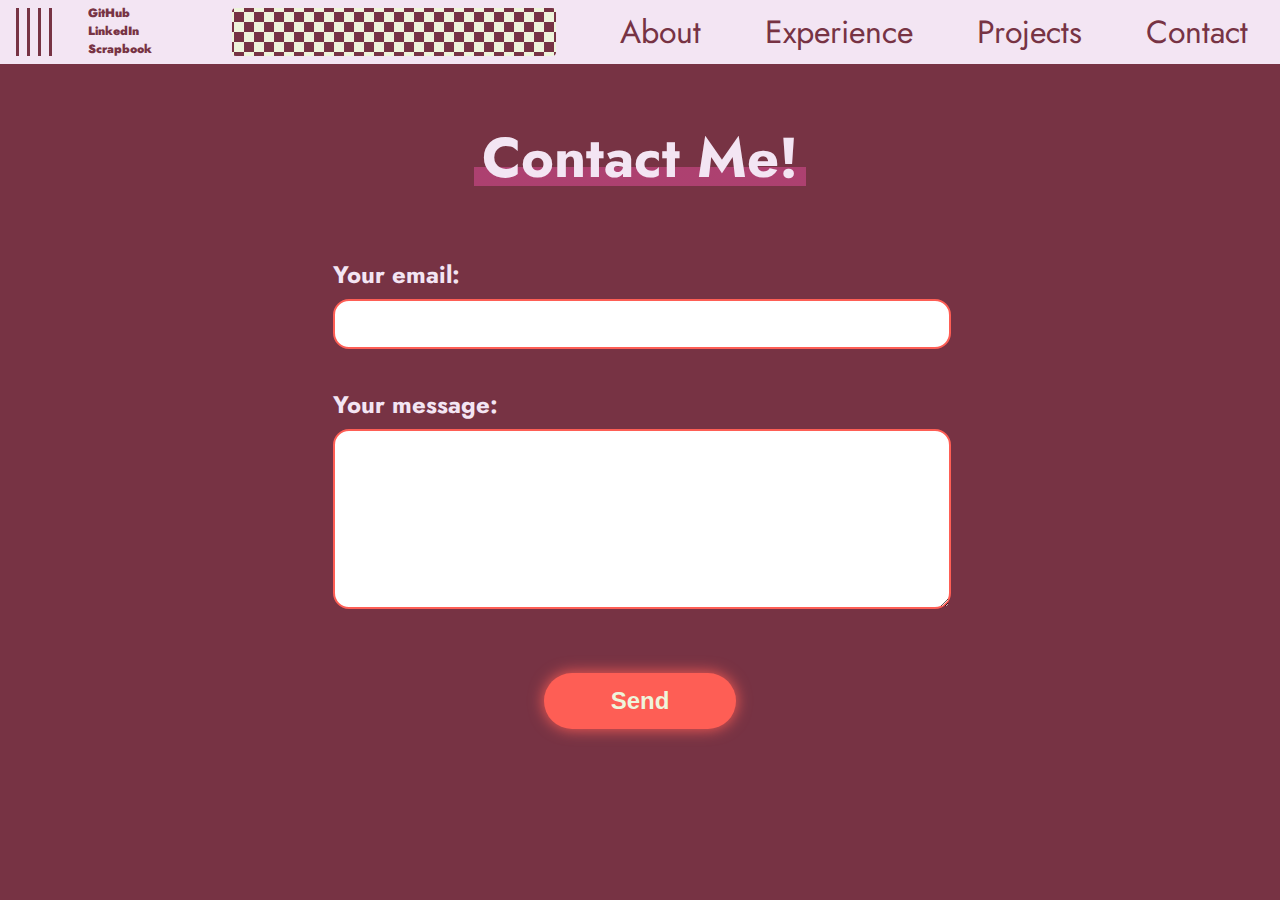
<file: contact.html>
<!DOCTYPE html>
<html lang="en">
<head>
    <meta charset="UTF-8">
    <meta name="viewport" content="width=device-width, initial-scale=1.0">
    <link href="css/global.css" rel="stylesheet" type="text/css" />
    <link href="css/nav.css" rel="stylesheet" type="text/css" />
    <link href="css/info.css" rel="stylesheet" type="text/css" />
    <link href="css/contact.css" rel="stylesheet" type="text/css" />
    <link rel="preconnect" href="https://fonts.googleapis.com">
    <link rel="preconnect" href="https://fonts.gstatic.com" crossorigin>
    <link href="https://fonts.googleapis.com/css2?family=Jost:ital,wght@0,100..900;1,100..900&display=swap" rel="stylesheet">
    <title>Contact</title>
</head>
<body>
    <nav class="navbar">
        <div class="left-content">
            <a class="lines" href="/">
                <div class="line"></div>
                <div class="line"></div>
                <div class="line"></div>
                <div class="line"></div>
                <img class="secondary-icon" src="/static/J.svg" />
            </a>
            <div class="extern-links">
                <a class="extern-link" href="https://github.com/commonkestrel/" target="_blank">GitHub</a>
                <a class="extern-link" href="https://www.linkedin.com/in/jett-bergthold-1570a42b3" target="_blank">LinkedIn</a>
                <a class="extern-link" href="https://scrapbook.hackclub.com/Kestrel" target="_blank">Scrapbook</a>
            </div>
        </div>
        <div class="checkerboard"></div>
        <div class="right-content">
            <a class="nav-link" href="/about.html">About</a>
            <a class="nav-link" href="/experience.html">Experience</a>
            <a class="nav-link" href="/projects.html">Projects</a>
            <a class="nav-link" href="/contact.html">Contact</a>
        </div>
    </nav>
    <main>
        <div class="content">
            <h1 class="highlight">Contact Me!</h1>
            <form
                action="https://formspree.io/f/xzzpzveq"
                method="POST"
            >
                <div class="input-pair">
                    <label for="email">Your email:</label>
                    <input class="small-input" type="email" name="email" id="email" autocomplete="email">
                </div>

                <div class="input-pair">
                    <label for="message">Your message:</label>
                    <textarea class="big-input" name="message" id="message"></textarea>
                </div>
                
                <button class="submit-button" type="submit">Send</button>
            </form>
        </div>
    </main>
</body>
</html>
</file>
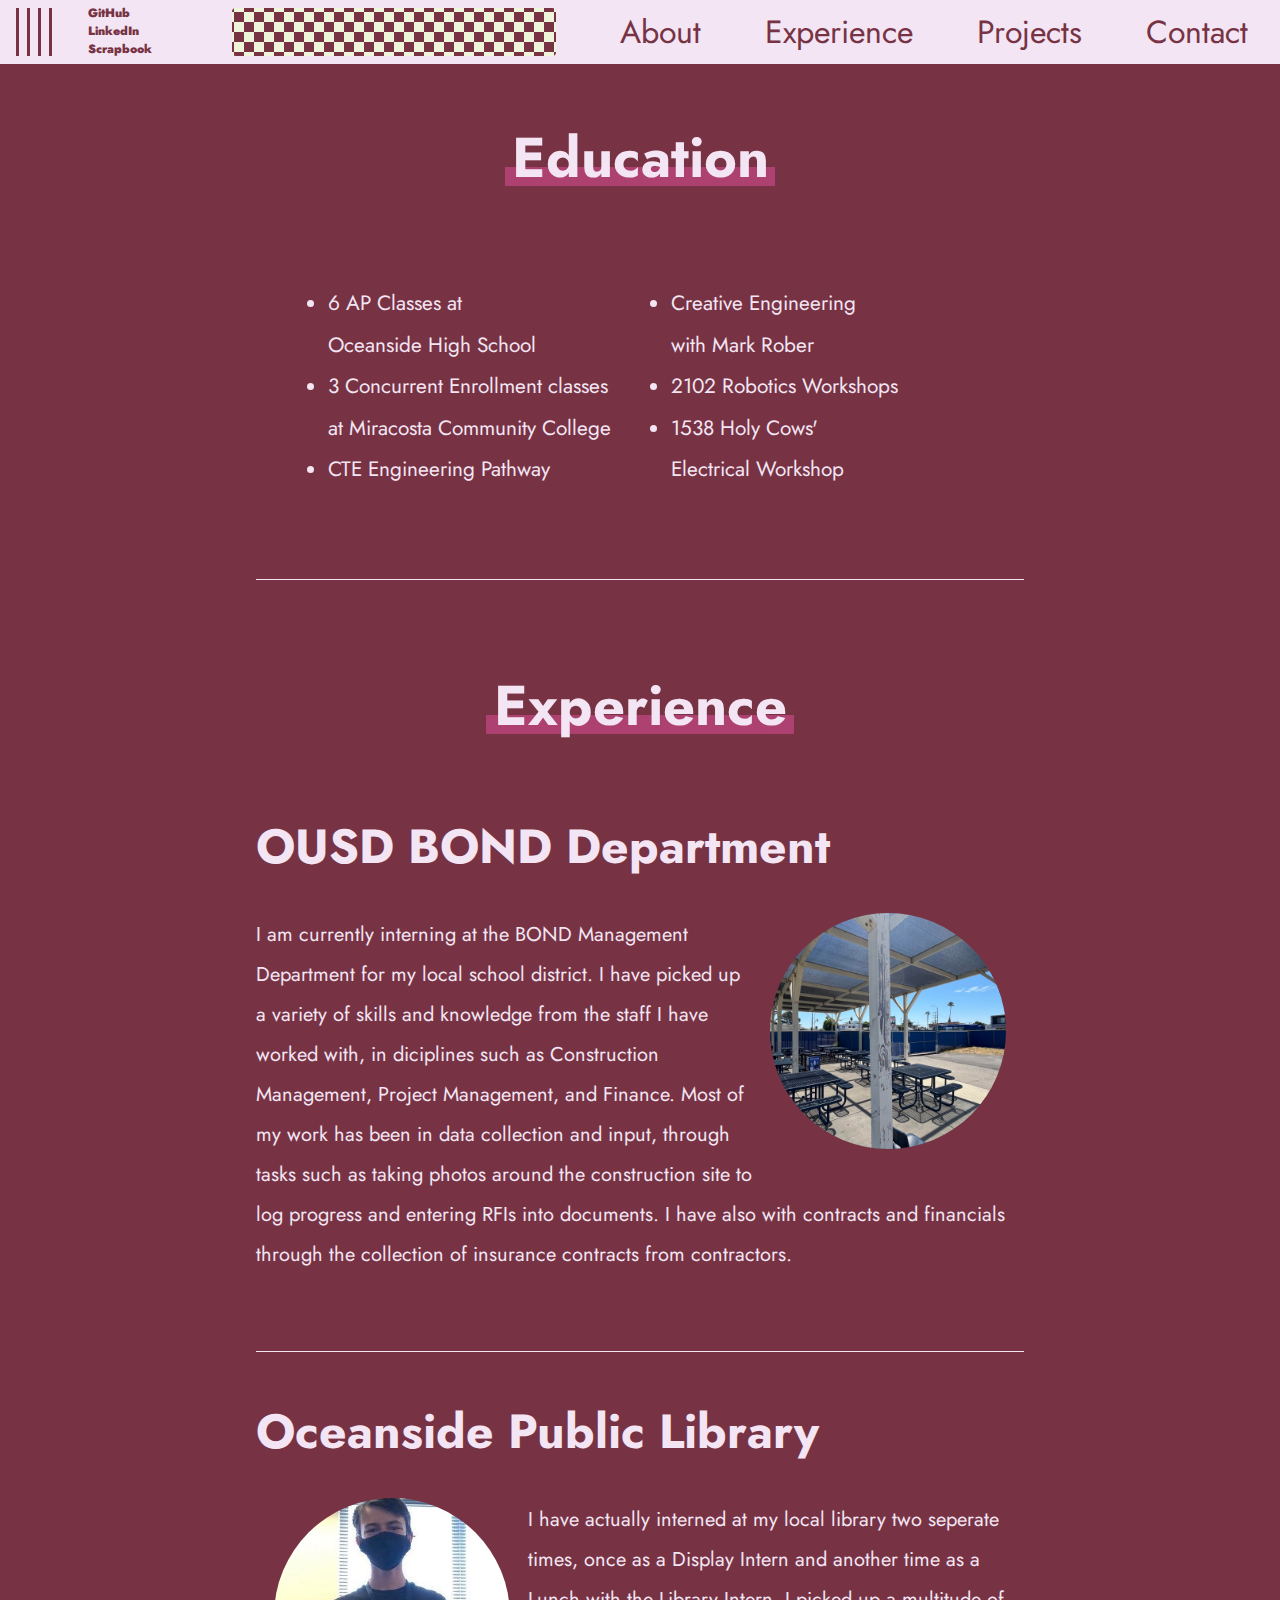
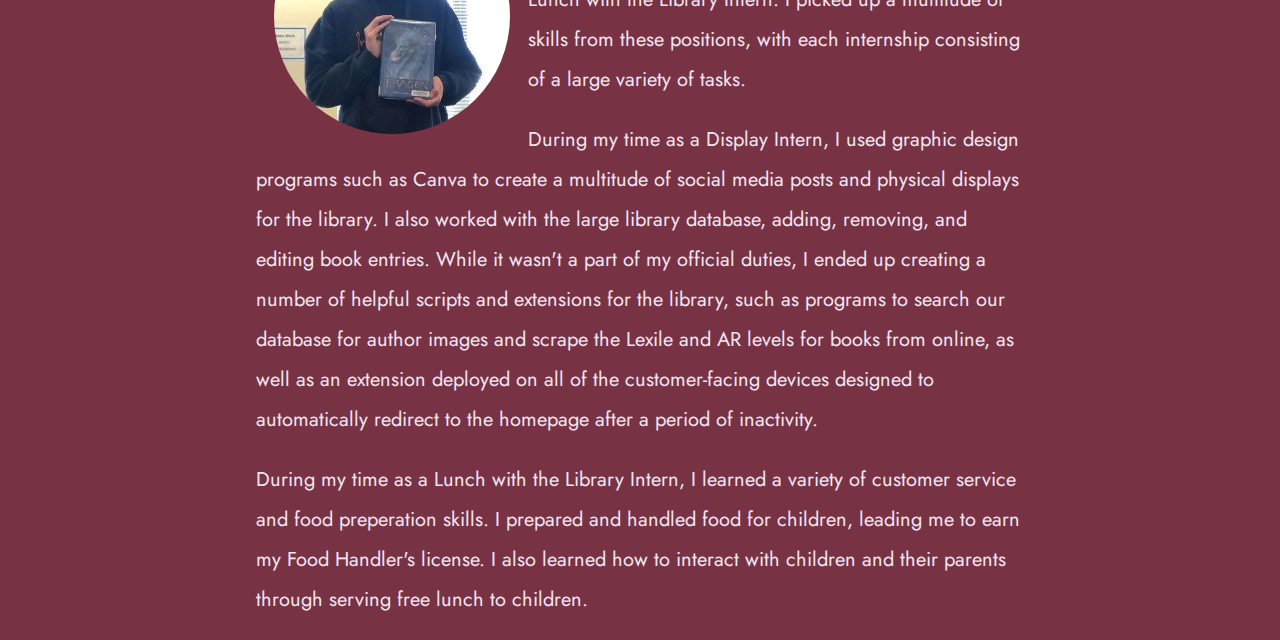
<file: experience.html>
<!DOCTYPE html>
<html lang="en">
<head>
    <meta charset="UTF-8">
    <meta name="viewport" content="width=device-width, initial-scale=1.0">
    <link href="css/global.css" rel="stylesheet" type="text/css" />
    <link href="css/nav.css" rel="stylesheet" type="text/css" />
    <link href="css/info.css" rel="stylesheet" type="text/css" />
    <link rel="preconnect" href="https://fonts.googleapis.com">
    <link rel="preconnect" href="https://fonts.gstatic.com" crossorigin>
    <link href="https://fonts.googleapis.com/css2?family=Jost:ital,wght@0,100..900;1,100..900&display=swap" rel="stylesheet">
    <title>Experience</title>
</head>
<body>
    <nav class="navbar">
        <div class="left-content">
            <a class="lines" href="/">
                <div class="line"></div>
                <div class="line"></div>
                <div class="line"></div>
                <div class="line"></div>
                <img class="secondary-icon" src="/static/J.svg" />
            </a>
            <div class="extern-links">
                <a class="extern-link" href="https://github.com/commonkestrel/" target="_blank">GitHub</a>
                <a class="extern-link" href="https://linkedin.com" target="_blank">LinkedIn</a>
                <a class="extern-link" href="https://scrapbook.hackclub.com/Kestrel" target="_blank">Scrapbook</a>
            </div>
        </div>
        <div class="checkerboard"></div>
        <div class="right-content">
            <a class="nav-link" href="/about.html">About</a>
            <a class="nav-link" href="/experience.html">Experience</a>
            <a class="nav-link" href="/projects.html">Projects</a>
            <a class="nav-link" href="/contact.html">Contact</a>
        </div>
    </nav>
    <main>
        <div class="content">
            <h1 class="highlight">Education</h1>
            <div>
                <ul>
                    <li>6 AP Classes at Oceanside High School</li>
                    <li>3 Concurrent Enrollment classes at Miracosta Community College</li>
                    <li>CTE Engineering Pathway</li>
                    <li>Creative Engineering with Mark Rober</li>
                    <li>2102 Robotics Workshops</li>
                    <li>1538 Holy Cows' Electrical Workshop</li>
                </ul>
            </div>
            <span class="divider"></span>
            <h1 class="highlight">Experience</h1>
            <div>
                <h2>OUSD BOND Department</h2>
                <img class="portrait" src="/static/bond.jpg" />
                <p>
                    I am currently interning at the BOND Management Department for my local school district.
                    I have picked up a variety of skills and knowledge from the staff I have worked with, 
                    in diciplines such as Construction Management, Project Management, and Finance.
                    Most of my work has been in data collection and input, through tasks such as taking
                    photos around the construction site to log progress and entering RFIs into documents.
                    I have also with contracts and financials through the collection of insurance contracts from contractors.
                </p>
            </div>
            <span class="divider"></span>
            <div>
                <h2>Oceanside Public Library</h2>
                <img class="portrait" src="/static/library.jpg" />
                <p>
                    I have actually interned at my local library two seperate times,
                    once as a Display Intern and another time as a Lunch with the Library Intern.
                    I picked up a multitude of skills from these positions,
                    with each internship consisting of a large variety of tasks.
                </p>
                <p>
                    During my time as a Display Intern, I used graphic design programs such as Canva
                    to create a multitude of social media posts and physical displays for the library.
                    I also worked with the large library database, adding, removing, and editing book entries.
                    While it wasn't a part of my official duties, I ended up creating a number of helpful scripts and extensions
                    for the library, such as programs to search our database for author images and scrape the Lexile and AR levels for books from online,
                    as well as an extension deployed on all of the customer-facing devices
                    designed to automatically redirect to the homepage after a period of inactivity.
                </p>
                <p>
                    During my time as a Lunch with the Library Intern, I learned a variety of customer service and food preperation skills.
                    I prepared and handled food for children, leading me to earn my Food Handler's license.
                    I also learned how to interact with children and their parents through serving free lunch to children.
                </p>
            </div>            
        </div>
    </main>
</body>
</html>
</file>
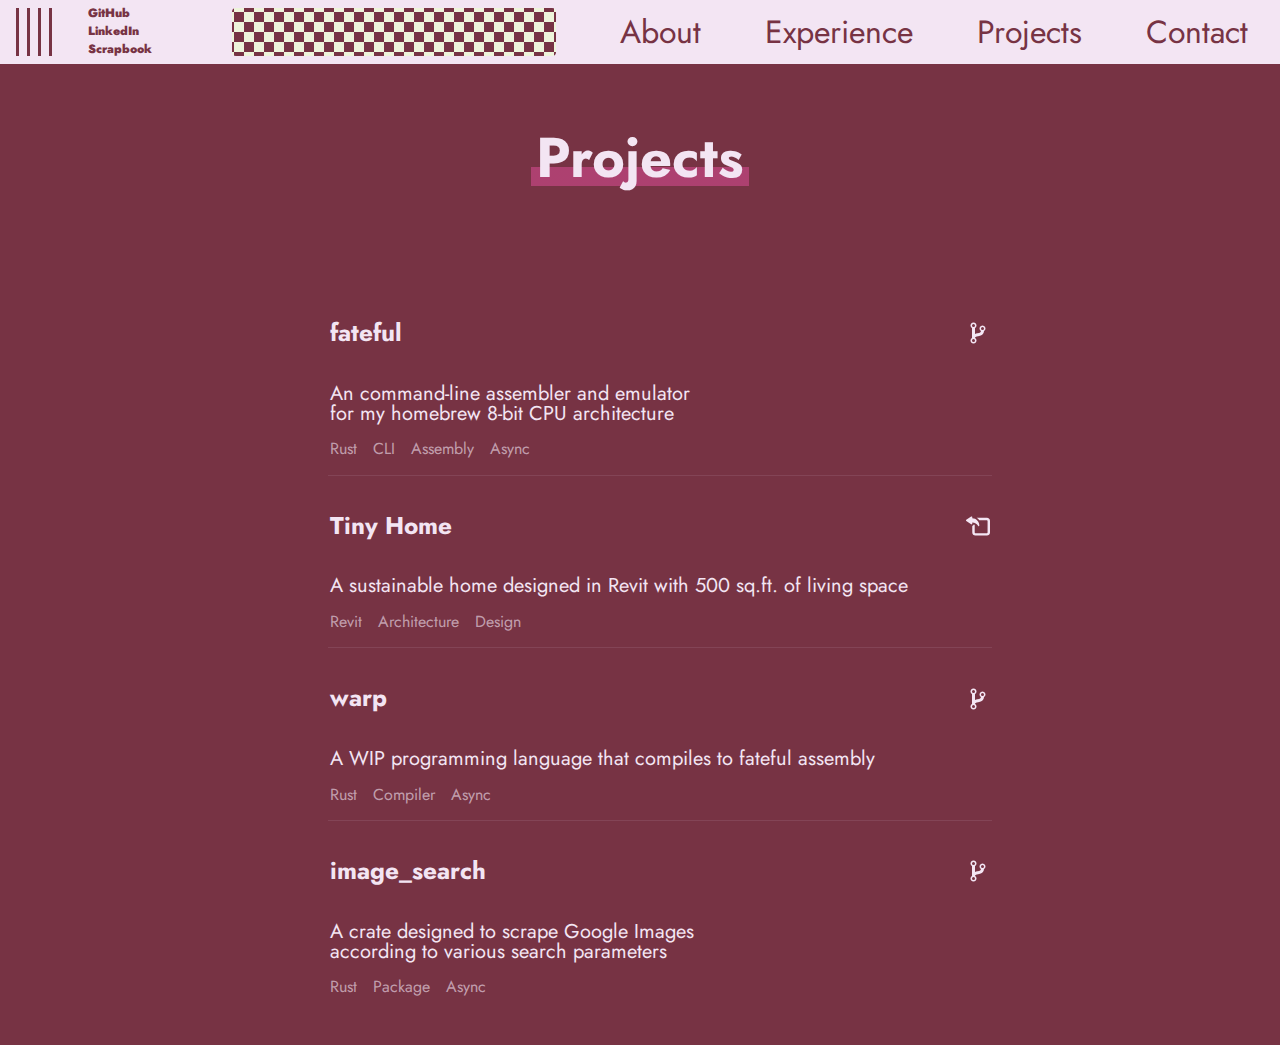
<file: projects.html>
<!DOCTYPE html>
<html lang="en">
<head>
    <meta charset="UTF-8">
    <meta name="viewport" content="width=device-width, initial-scale=1.0">
    <link href="css/global.css" rel="stylesheet" type="text/css" />
    <link href="css/nav.css" rel="stylesheet" type="text/css" />
    <link href="css/info.css" rel="stylesheet" type="text/css" />
    <link rel="preconnect" href="https://fonts.googleapis.com">
    <link rel="preconnect" href="https://fonts.gstatic.com" crossorigin>
    <link href="https://fonts.googleapis.com/css2?family=Jost:ital,wght@0,100..900;1,100..900&display=swap" rel="stylesheet">
    <title>Projects</title>
</head>
<body>
    <nav class="navbar">
        <div class="left-content">
            <a class="lines" href="/">
                <div class="line"></div>
                <div class="line"></div>
                <div class="line"></div>
                <div class="line"></div>
                <img class="secondary-icon" src="/static/J.svg" />
            </a>
            <div class="extern-links">
                <a class="extern-link" href="https://github.com/commonkestrel/" target="_blank">GitHub</a>
                <a class="extern-link" href="https://linkedin.com" target="_blank">LinkedIn</a>
                <a class="extern-link" href="https://scrapbook.hackclub.com/Kestrel" target="_blank">Scrapbook</a>
            </div>
        </div>
        <div class="checkerboard"></div>
        <div class="right-content">
            <a class="nav-link" href="/about.html">About</a>
            <a class="nav-link" href="/experience.html">Experience</a>
            <a class="nav-link" href="/projects.html">Projects</a>
            <a class="nav-link" href="/contact.html">Contact</a>
        </div>
    </nav>
    <main>
        <div class="content">
            <h1 class="highlight">Projects</h1>
            <div class="body">
                <ul class="projects">
                    <li class="project">
                        <div class="opposite">
                            <h3 id="fateful">fateful</h3>
                            <a href="https://github.com/commonkestrel/fateful"><img class="primary-icon" src="/static/git.svg" /></a>
                        </div>
                        <p>An command-line assembler and emulator for my homebrew 8-bit CPU architecture</p>
                        <div class="tags">
                            <p>Rust</p>
                            <p>CLI</p>
                            <p>Assembly</p>
                            <p>Async</p>
                        </div>
                    </li>
                    <li class="project">
                        <div class="opposite">
                            <h3 id="tiny-home">Tiny Home</h3>
                            <img class="primary-icon" src="/static/export.svg" />
                        </div>
                        <p>A sustainable home designed in Revit with 500 sq.ft. of living space</p>
                        <div class="tags">
                            <p>Revit</p>
                            <p>Architecture</p>
                            <p>Design</p>
                        </div>
                    </li>
                    <li class="project">
                        <div class="opposite">
                            <h3 id="tiny-home">warp</h3>
                            <a href="https://github.com/commonkestrel/warp"><img class="primary-icon" src="/static/git.svg" /></a>
                        </div>
                        <p>A WIP programming language that compiles to fateful assembly</p>
                        <div class="tags">
                            <p>Rust</p>
                            <p>Compiler</p>
                            <p>Async</p>
                        </div>
                    </li>
                    <li class="project">
                        <div class="opposite">
                            <h3 id="tiny-home">image_search</h3>
                            <a href="https://github.com/commonkestrel/image_search"><img class="primary-icon" src="/static/git.svg" /></a>
                        </div>
                        <p>A crate designed to scrape Google Images according to various search parameters</p>
                        <div class="tags">
                            <p>Rust</p>
                            <p>Package</p>
                            <p>Async</p>
                        </div>
                    </li>
                </ul>
            </div>
        </div>
    </main>
</body>
</html>
</file>
<file: css/global.css>
html {
    height: 100%;
    width: 100%;

    --primary-background: #FE5E55;
    --primary-color: #EEF5DB;
    --secondary-color: #f3e5f3;
    --secondary-background: #773344;
    overflow-y: scroll;
    overflow-x: hidden;

    scrollbar-color: var(--secondary-background) var(--secondary-color);
}

::-webkit-scrollbar-track {
    background-color: var(--secondary-color);
}

::-webkit-scrollbar-thumb {
    background-color: var(--secondary-background);
}

body {
    width: 100%;
    height: 100%;
    font-family: 'Jost', serif;
    margin: 0;
}

.secondary-icon {
    filter: brightness(0) saturate(100%) invert(21%) sepia(21%) saturate(2157%) hue-rotate(298deg) brightness(95%) contrast(83%);
}

.primary-icon {
    filter: brightness(0) saturate(100%) invert(93%) sepia(93%) saturate(178%) hue-rotate(208deg) brightness(96%) contrast(99%);
}
</file>
<file: css/nav.css>
.navbar {
    position: fixed;
    top: 0;
    left: 0;
    width: 100%;
    height: 4rem;
    background-color: var(--secondary-color);
    display: flex;
    flex-direction: row;
    justify-content: space-between;
    z-index: 999;
}

.lines {
    display: flex;
    flex-direction: row;
    height: 100%;
    width: 4rem;
    cursor: pointer;
}

.lines img {
    height: 3rem;
    position: absolute;
    left: 1.5rem;
    top: 0.5rem;
    margin: 0;
    z-index: 1;
}

.line {
    padding: 0;
    width: 0;
    height: 75%;
    border-left: var(--secondary-background) solid 3px;
    background-color: var(--secondary-color);
    margin-top: 0.5rem;
    padding-left: 0.25rem;
    padding-right: 0.25rem;
    margin-right: 0;
    transition: padding-left 0.25s cubic-bezier(1, 0, 0, 1), padding-right 0.25s cubic-bezier(1, 0, 0, 1), margin-right 0.25s cubic-bezier(1, 0, 0, 1);
    z-index: 2;
}

@media (orientation:portrait) {
    .line {
        display: none;
    }
}

.lines:hover .line {
    padding-left: 0;
    padding-right: 0;
    margin-right: -3px;
}

.left-content {
    display: flex;
    flex-direction: row;
    height: 100%;
    margin-left: 1rem;    
}

.extern-links {
    margin-top: 0.25rem;
    margin-left: 0.5rem;
    display: flex;
    flex-direction: column;
    width: 5rem;
}

.intern-links {
    margin-top: 0.25rem;
    margin-left: 0.5rem;
    display: none;
    flex-direction: column;
    width: 5rem;
}

.extern-link, .intern-link {
    font-weight: 900;
    text-decoration: none;
    cursor: pointer;
    color: var(--secondary-background);
    font-size: 0.75rem;
    transition: font-size 0.25s ease-out;
}

.extern-link:hover {
    font-size: 0.8rem;
}

.checkerboard {
    position: relative;
    left: 1rem;
    top: 0.5rem;
    height: 3rem;
    background: repeating-conic-gradient(var(--primary-color) 0% 25%, var(--secondary-background) 0% 50%)
        50% / 20px 20px;
    border-radius: 0.25rem;
    flex: 1;
    margin: 0 3rem;
}

.right-content {
    display: flex;
    flex-direction: row;
    height: 100%;
    align-items: center;
    position: relative;
    padding: 0;
    right: 0;
}

.nav-link {
    text-decoration: none;
    color: var(--secondary-background);
    font-size: 2rem;
    font-weight: normal;
    padding: 0 2rem;
}

@media (orientation:portrait) {
    .extern-links, .right-content {
        display: none;
    }

    .intern-links {
        display: flex;
    }

    .checkerboard {
        margin-left: 1rem;
    }
}
</file>
<file: css/info.css>
main {
    display: flex;
    justify-content: center;
    position: absolute;
    left: 0;
    top: 4rem;
    background-color: var(--secondary-background);
    width: 100%;
    min-height: calc(100% - 4rem);
    color: var(--secondary-color);
}

.content {
    display: flex;
    flex-direction: column;
    align-items: center;
    line-height: 2;
}

.content h1 {
    font-size: 3.5rem;
}

.highlight {
    line-height: 2;
    z-index: 5;
    position: relative;
    display: inline-flex;
    flex-direction: column;
    justify-content: flex-end;
}

.highlight:hover::before {
    height: 50%;
}

.highlight::before {
    content: "";
    height: 33%;
    width: 105%;
    display: block;
    z-index: -5;
    opacity: 40%;
    position: absolute;
    left: -2.5%;
    margin-bottom: 0.5em;
    transition: height 200ms ease;
    background: linear-gradient(180deg, transparent 50%, #fe55b2 50%);
}

p .highlight::before {
    width: 100%;
    left: 0;
}

.body {
    width: 100%;
    text-align: left;
}

.content p, .content a {
    font-size: 1.25rem;
}

.content h2 {
    font-size: 3rem;
    margin: 0;
}

.content ul {
    font-size: 1.3rem;
    text-wrap: balance;
    margin: 2rem;
}

.center {
    display: flex;
    justify-content: center;
}

@media (orientation:landscape) {
    .content {
        width: 60%;
    }

    ul {
        columns: 2;
    }
}

@media (orientation:portrait) {
    .content {
        width: 90%;
    }
}

.portrait {
    height: calc(min(15rem, 30vw));
    width: calc(min(15rem, 30vw));
    object-fit: cover;
    clip-path: circle(calc(min(5.9rem, 11vw)));
    margin: 1rem;
    transform: scale(125%);
    overflow: hidden;
    padding: 0;
}

.content > div {
    width: 100%;
}

.content > div:has(.portrait) {
    min-height: min(15rem, 30vw);
}

.content > div:nth-of-type(odd) img {
    float: left;
}


.content > div:nth-of-type(even) img {
    float: right;
}

.divider {
    width: 100%;
    height: 3.5rem;
    margin-bottom: 2rem;
    border-bottom: var(--secondary-color) solid 1px;
}

.opposite {
    display: flex;
    flex-direction: row;
    justify-content: space-between;
    align-items: center;
}

.opposite img {
    height: 1.5rem;
}

.projects {
    columns: 1;
    list-style-type: none;
}

.project > * {
    padding: 0;
    margin: 0.1rem;
}

.project p {
    line-height: 1;
}

.project:not(:last-child) {
    border-bottom: #f3e5f31a solid 1px;
}

.tags {
    display: flex;
    flex-direction: row;
    gap: 1rem;
    color: #f3e5f39c;
}

.tags p {
    font-size: 1rem;
}

.timeline-item {
    display: table-row;
    list-style: none;
}

.timeline-left-date {
    display: none;
    text-wrap: balance;
    line-height: 1;
    vertical-align: top;
    padding-top: 0.25rem;
    padding-right: 0.75rem;
}

.timeline-right-date {
    margin-top: 0;
    line-height: 1;
    position: relative;
    top: 0.25rem;
}

.timeline-item ul {
    columns: 1;
}

.timeline-marker {
    display: table-cell;
    position: relative;
    top: 0;
    left: 0;
}

.timeline-marker::before {
    position: absolute;
    top: 0.25rem;
    left: 0;
    content: "";
    display: block;
    height: 1.25rem;
    width: 1.25rem;
    background-color: var(--primary-background);
    border-radius: 0.75rem;
}

.timeline-item:not(:last-of-type) .timeline-marker::after {
    content: "";
    width: 2.5px;
    background-color: var(--primary-color);
    display: block;
    position: absolute;
    top: 1.75rem;
    left: calc(0.75rem - 3px);
    bottom: 0;
}

.timeline-content {
    padding-left: 3rem;
    display: table-cell;
    padding-bottom: 3rem;
}

.timeline-content h3 {
    position: relative;
    top: 0.25rem;
    margin: 0;
    line-height: 1;
}

.timeline-content ul {
    margin: 0.5rem;
}

.timeline-content .location {
    color: #ff65ad;
}

@media (orientation:landscape) {
    .timeline-right-date {
        display: none;
    }

    .timeline-left-date {
        display: table-cell;
    }

    .timeline-item {
        display: table-row;
    }

    .timeline-marker {
        position: relative;
    }
}

.hidden {
    display: none;
}

.dropdown-label {
    transform: rotate(0deg);
    transition: transform 0.25s ease-out;
    width: 1.5rem;
    height: 1.5rem;
    cursor: pointer;
}

.project:has(input:checked) .dropdown-label {
    transform: rotate(-90deg);
}

.image-container {
    margin-top: 1rem;
    position: relative;
    left: 50%;
    transform: translateX(-50%);
    max-height: 0;
    width: 60%;
    overflow: hidden;
    transition: max-height 1s ease-out;
}

.image-container img {
    width: 100%;
    height: auto;
    border-radius: 10%;
}

.project:has(input:checked) .image-container {
    max-height: 40vw;
}

@media (orientation:portrait) {
    .projects {
        padding: 0;
    }

    .project {
        width: 100%;
    }

    .project > .image-container {
        width: 90%;
    }
}
</file>
<file: css/contact.css>
form {
    display: flex;
    flex-direction: column;
    align-items: center;
    width: 100%;
    gap: 2rem;
}

.small-input {
    outline: none;
    border-radius: 1rem;
    font-size: 1.25rem;
    line-height: 1.5;
    width: calc(100% - 2rem);
    position: relative;
    padding: 0.5rem 1rem;
    font-family: "Jost";
    border: var(--primary-background) solid 2px;
}

.big-input {
    outline: none;
    border-radius: 1rem;
    font-size: 1.25rem;
    width: calc(100% - 2rem);
    height: 10rem;
    font-family: "Jost";
    overflow: hidden;
    border: var(--primary-background) solid 2px;
    padding: 0.5rem 1rem;
}

.input-pair {
    display: inline-flex;
    flex-direction: column;
    align-items: start;
    width: 80%;
}

.input-pair label {
    font-size: 1.5rem;
    font-weight: 700;
    width: 0;
    text-wrap: nowrap;
}

.submit-button {
    margin-top: 2rem;
    width: 12rem;
    height: 3.5rem;
    border-radius: 1.75rem;
    border: none;
    background-color: var(--primary-background);
    color: var(--primary-color);
    font-size: 1.5rem;
    font-weight: 700;
    box-shadow: 0px 0px 15px 0px var(--primary-background);
    transition: background-color 0.5s ease-out, color 0.5s ease-out, box-shadow 0.5s ease-out;
}

.submit-button:hover {
    background-color: var(--secondary-color);
    color: var(--secondary-background);
    box-shadow: 0px 0px 15px 0px var(--secondary-color);
    cursor: pointer;
}
</file>
